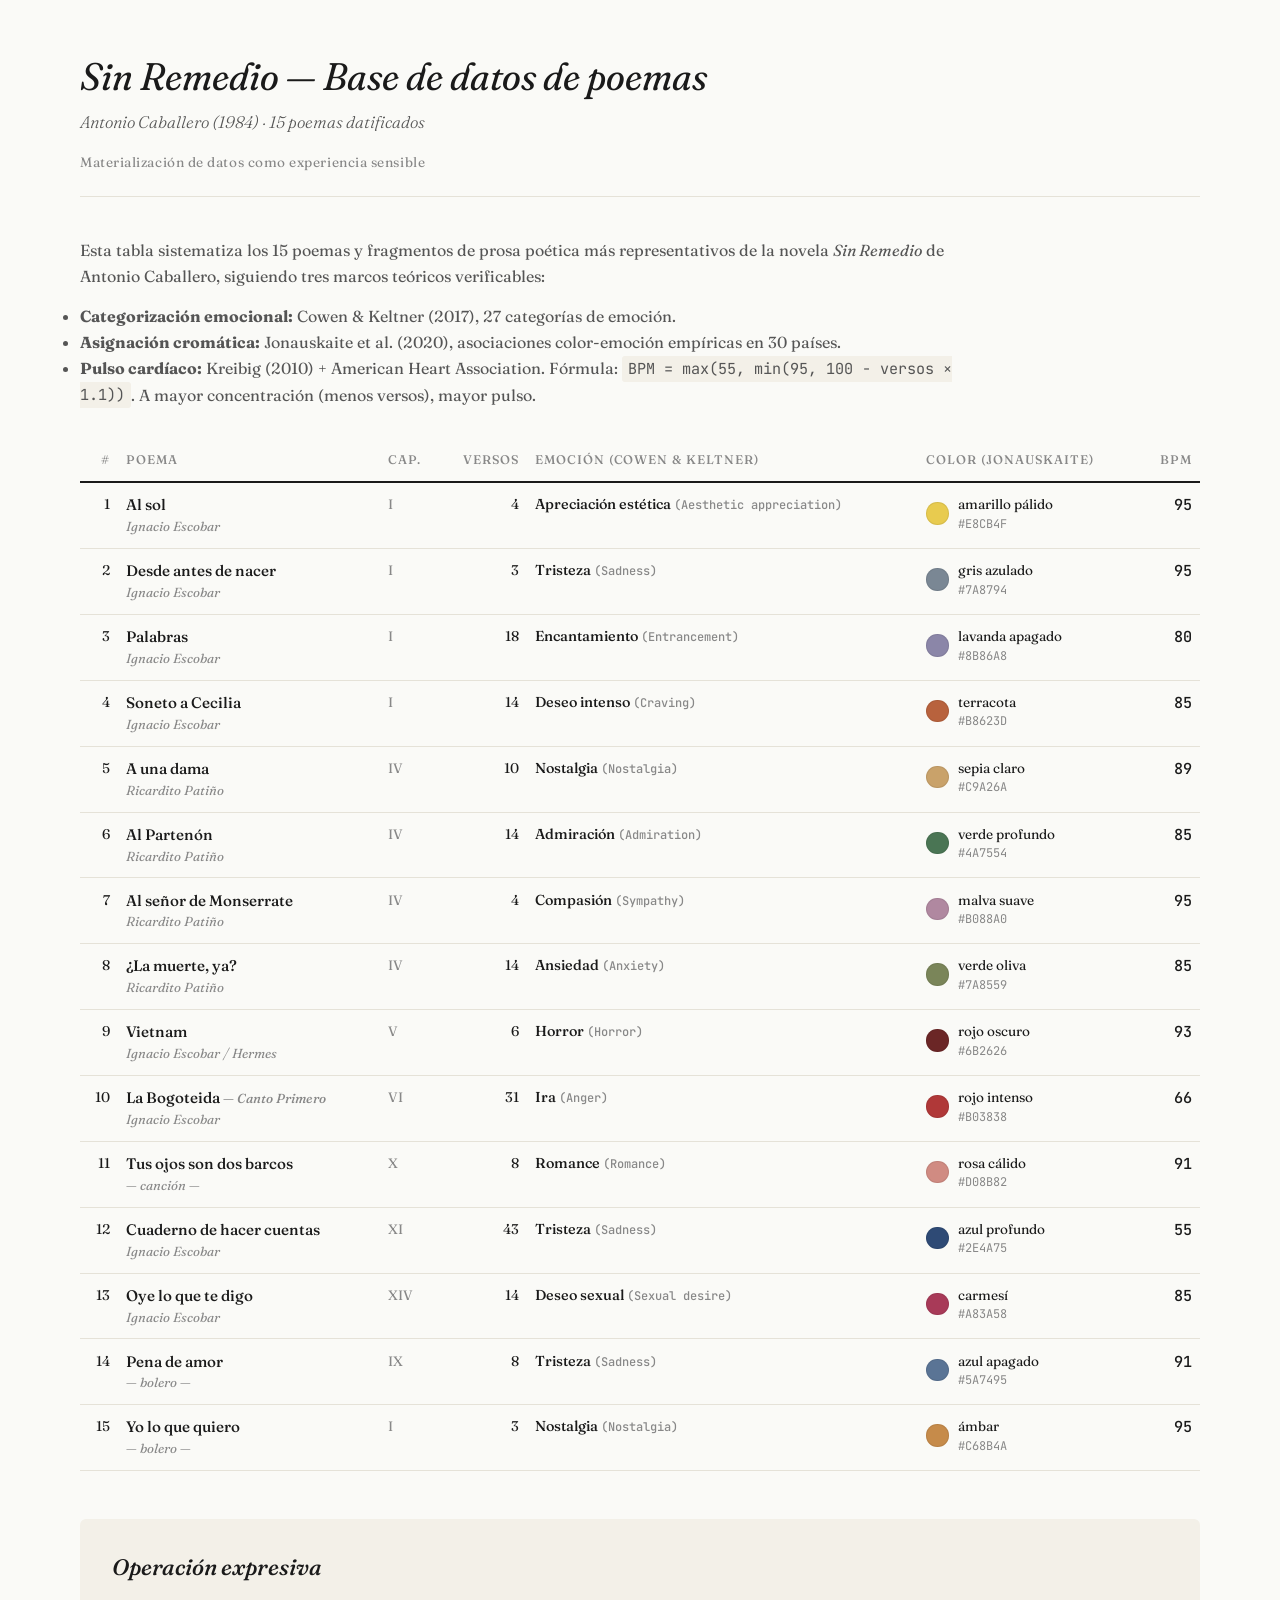
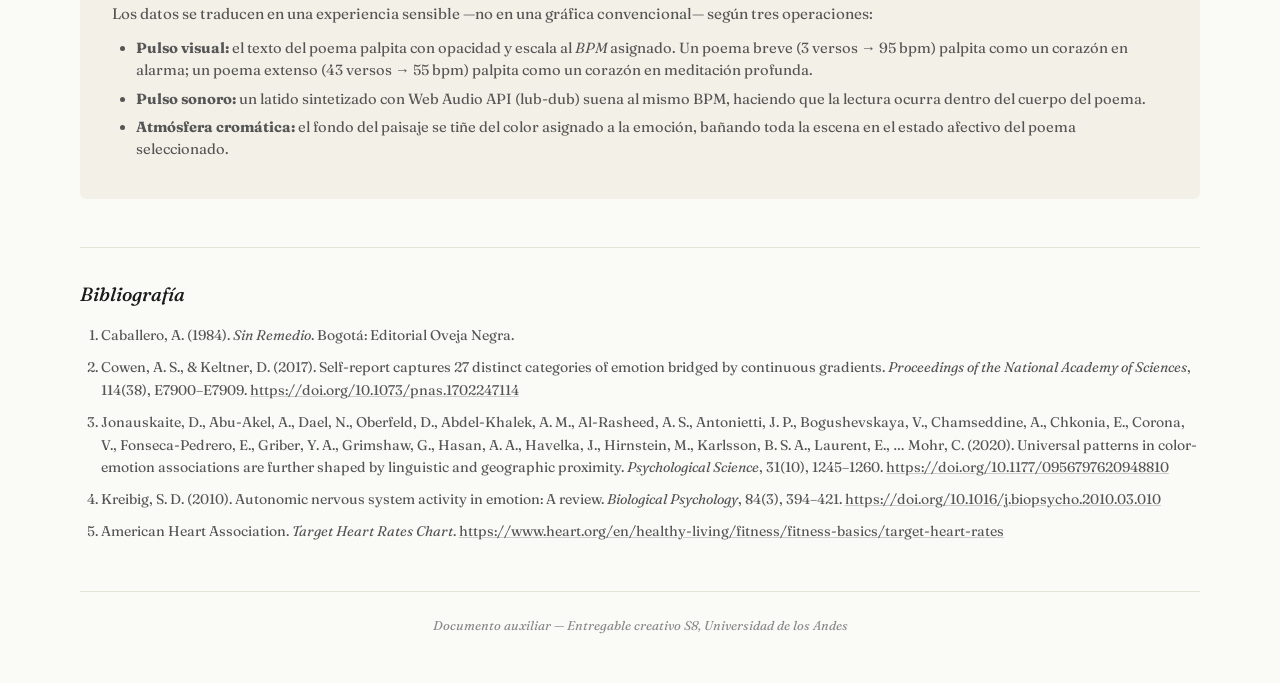
<file: tabla.html>
<!DOCTYPE html>
<html lang="es">
<head>
  <meta charset="UTF-8">
  <title>Sin Remedio — Base de datos de poemas</title>
  <link rel="preconnect" href="https://fonts.googleapis.com">
  <link rel="preconnect" href="https://fonts.gstatic.com" crossorigin>
  <link href="https://fonts.googleapis.com/css2?family=Fraunces:ital,opsz,wght@0,9..144,300;0,9..144,400;0,9..144,500;0,9..144,600;1,9..144,400&family=JetBrains+Mono:wght@400&display=swap" rel="stylesheet">
  <style>
    :root {
      --tinta: #1a1a1a;
      --tinta-tenue: #555;
      --tinta-muy-tenue: #888;
      --blanco: #fafaf7;
      --linea: #e5e2d8;
    }

    * { box-sizing: border-box; margin: 0; padding: 0; }

    body {
      font-family: 'Fraunces', Georgia, serif;
      background: var(--blanco);
      color: var(--tinta);
      padding: 3rem 2.5rem;
      max-width: 1200px;
      margin: 0 auto;
      line-height: 1.5;
    }

    header {
      margin-bottom: 2.5rem;
      border-bottom: 1px solid var(--linea);
      padding-bottom: 1.5rem;
    }

    h1 {
      font-size: 2.4rem;
      font-weight: 400;
      font-style: italic;
      font-variation-settings: "opsz" 72, "SOFT" 50;
      margin-bottom: 0.3rem;
    }

    .subtitulo {
      font-size: 1.05rem;
      color: var(--tinta-tenue);
      font-style: italic;
      font-weight: 300;
    }

    .meta {
      margin-top: 1rem;
      font-size: 0.85rem;
      color: var(--tinta-muy-tenue);
      letter-spacing: 0.04em;
    }

    .intro {
      margin: 2rem 0;
      font-size: 1rem;
      line-height: 1.65;
      color: var(--tinta-tenue);
      max-width: 56rem;
    }

    .intro p { margin-bottom: 0.8rem; }

    .formula {
      font-family: 'JetBrains Mono', monospace;
      background: #f3f0e8;
      padding: 0.15em 0.4em;
      border-radius: 3px;
      font-size: 0.95em;
    }

    table {
      width: 100%;
      border-collapse: collapse;
      font-size: 0.88rem;
      margin: 1.5rem 0 3rem;
    }

    th, td {
      padding: 0.7rem 0.5rem;
      text-align: left;
      border-bottom: 1px solid var(--linea);
      vertical-align: top;
    }

    th {
      font-weight: 500;
      font-size: 0.78rem;
      text-transform: uppercase;
      letter-spacing: 0.08em;
      color: var(--tinta-muy-tenue);
      border-bottom: 2px solid var(--tinta);
      font-style: normal;
    }

    .num { text-align: right; font-variant-numeric: tabular-nums; }

    tr:hover td { background: #faf8f0; }

    .titulo-poema {
      font-weight: 500;
      font-size: 0.95rem;
    }

    .autor {
      color: var(--tinta-muy-tenue);
      font-size: 0.82rem;
      font-style: italic;
    }

    .cap { color: var(--tinta-muy-tenue); font-size: 0.85rem; }

    .color-cell {
      display: flex;
      align-items: center;
      gap: 0.6rem;
      font-size: 0.85rem;
    }

    .color-swatch {
      width: 1.4rem;
      height: 1.4rem;
      border-radius: 50%;
      flex-shrink: 0;
      box-shadow: inset 0 0 0 1px rgba(0,0,0,0.08);
    }

    .hex {
      font-family: 'JetBrains Mono', monospace;
      font-size: 0.75rem;
      color: var(--tinta-muy-tenue);
    }

    .bpm {
      font-family: 'JetBrains Mono', monospace;
      font-size: 0.95rem;
      font-weight: 500;
    }

    .emocion {
      font-weight: 500;
      font-size: 0.9rem;
    }

    section.marco {
      margin: 3rem 0;
      padding: 2rem;
      background: #f3f0e8;
      border-radius: 6px;
    }

    section.marco h2 {
      font-size: 1.4rem;
      font-weight: 500;
      font-style: italic;
      margin-bottom: 1rem;
    }

    section.marco p {
      font-size: 0.95rem;
      line-height: 1.65;
      color: var(--tinta-tenue);
      margin-bottom: 0.7rem;
    }

    section.marco ul {
      margin-left: 1.5rem;
      font-size: 0.92rem;
      color: var(--tinta-tenue);
    }

    section.marco li { margin-bottom: 0.4rem; }

    .biblio {
      margin-top: 3rem;
      padding-top: 2rem;
      border-top: 1px solid var(--linea);
    }

    .biblio h2 {
      font-size: 1.2rem;
      font-weight: 500;
      font-style: italic;
      margin-bottom: 1rem;
    }

    .biblio ol {
      padding-left: 1.3rem;
      font-size: 0.88rem;
      line-height: 1.6;
      color: var(--tinta-tenue);
    }

    .biblio li { margin-bottom: 0.6rem; }

    .biblio a {
      color: inherit;
      text-decoration: underline;
      text-decoration-color: #ccc;
    }

    .biblio a:hover { text-decoration-color: var(--tinta); }

    footer {
      margin-top: 3rem;
      padding-top: 1.5rem;
      border-top: 1px solid var(--linea);
      font-size: 0.8rem;
      color: var(--tinta-muy-tenue);
      text-align: center;
      font-style: italic;
    }

    @media print {
      body { padding: 1.5cm; max-width: none; }
      tr:hover td { background: transparent; }
      a { color: inherit; text-decoration: none; }
    }
  </style>
</head>
<body>

<header>
  <h1>Sin Remedio — Base de datos de poemas</h1>
  <p class="subtitulo">Antonio Caballero (1984) · 15 poemas datificados</p>
  <p class="meta">Materialización de datos como experiencia sensible</p>
</header>

<div class="intro">
  <p>Esta tabla sistematiza los 15 poemas y fragmentos de prosa poética más representativos de la novela <em>Sin Remedio</em> de Antonio Caballero, siguiendo tres marcos teóricos verificables:</p>
  <ul>
    <li><strong>Categorización emocional:</strong> Cowen &amp; Keltner (2017), 27 categorías de emoción.</li>
    <li><strong>Asignación cromática:</strong> Jonauskaite et al. (2020), asociaciones color-emoción empíricas en 30 países.</li>
    <li><strong>Pulso cardíaco:</strong> Kreibig (2010) + American Heart Association. Fórmula: <code class="formula">BPM = max(55, min(95, 100 − versos × 1.1))</code>. A mayor concentración (menos versos), mayor pulso.</li>
  </ul>
</div>

<table>
  <thead>
    <tr>
      <th class="num">#</th>
      <th>Poema</th>
      <th>Cap.</th>
      <th class="num">Versos</th>
      <th>Emoción (Cowen &amp; Keltner)</th>
      <th>Color (Jonauskaite)</th>
      <th class="num">BPM</th>
    </tr>
  </thead>
  <tbody id="filas"></tbody>
</table>

<section class="marco">
  <h2>Operación expresiva</h2>
  <p>Los datos se traducen en una experiencia sensible —no en una gráfica convencional— según tres operaciones:</p>
  <ul>
    <li><strong>Pulso visual:</strong> el texto del poema palpita con opacidad y escala al <em>BPM</em> asignado. Un poema breve (3 versos → 95 bpm) palpita como un corazón en alarma; un poema extenso (43 versos → 55 bpm) palpita como un corazón en meditación profunda.</li>
    <li><strong>Pulso sonoro:</strong> un latido sintetizado con Web Audio API (lub-dub) suena al mismo BPM, haciendo que la lectura ocurra dentro del cuerpo del poema.</li>
    <li><strong>Atmósfera cromática:</strong> el fondo del paisaje se tiñe del color asignado a la emoción, bañando toda la escena en el estado afectivo del poema seleccionado.</li>
  </ul>
</section>

<section class="biblio">
  <h2>Bibliografía</h2>
  <ol>
    <li>Caballero, A. (1984). <em>Sin Remedio</em>. Bogotá: Editorial Oveja Negra.</li>
    <li>Cowen, A. S., &amp; Keltner, D. (2017). Self-report captures 27 distinct categories of emotion bridged by continuous gradients. <em>Proceedings of the National Academy of Sciences</em>, 114(38), E7900–E7909. <a href="https://doi.org/10.1073/pnas.1702247114">https://doi.org/10.1073/pnas.1702247114</a></li>
    <li>Jonauskaite, D., Abu-Akel, A., Dael, N., Oberfeld, D., Abdel-Khalek, A. M., Al-Rasheed, A. S., Antonietti, J. P., Bogushevskaya, V., Chamseddine, A., Chkonia, E., Corona, V., Fonseca-Pedrero, E., Griber, Y. A., Grimshaw, G., Hasan, A. A., Havelka, J., Hirnstein, M., Karlsson, B. S. A., Laurent, E., … Mohr, C. (2020). Universal patterns in color-emotion associations are further shaped by linguistic and geographic proximity. <em>Psychological Science</em>, 31(10), 1245–1260. <a href="https://doi.org/10.1177/0956797620948810">https://doi.org/10.1177/0956797620948810</a></li>
    <li>Kreibig, S. D. (2010). Autonomic nervous system activity in emotion: A review. <em>Biological Psychology</em>, 84(3), 394–421. <a href="https://doi.org/10.1016/j.biopsycho.2010.03.010">https://doi.org/10.1016/j.biopsycho.2010.03.010</a></li>
    <li>American Heart Association. <em>Target Heart Rates Chart</em>. <a href="https://www.heart.org/en/healthy-living/fitness/fitness-basics/target-heart-rates">https://www.heart.org/en/healthy-living/fitness/fitness-basics/target-heart-rates</a></li>
  </ol>
</section>

<footer>Documento auxiliar — Entregable creativo S8, Universidad de los Andes</footer>

<script src="poemas.js"></script>
<script>
  // Construye las filas de la tabla desde el mismo poemas.js
  const tbody = document.getElementById("filas");
  const ids = Object.keys(POEMAS);
  ids.forEach(id => {
    const p = POEMAS[id];
    const tr = document.createElement("tr");
    tr.innerHTML = `
      <td class="num">${p.orden}</td>
      <td>
        <div class="titulo-poema">${p.titulo}${p.subtitulo ? ' <span class="autor">— '+p.subtitulo+'</span>' : ''}</div>
        <div class="autor">${p.autor}</div>
      </td>
      <td class="cap">${p.capitulo}</td>
      <td class="num">${p.numeroVersos}</td>
      <td class="emocion">${p.emocion} <span class="hex">(${p.emocionEN})</span></td>
      <td>
        <div class="color-cell">
          <span class="color-swatch" style="background:${p.color}"></span>
          <div>
            <div>${p.nombreColor}</div>
            <div class="hex">${p.color}</div>
          </div>
        </div>
      </td>
      <td class="num bpm">${p.bpm}</td>
    `;
    tbody.appendChild(tr);
  });
</script>

</body>
</html>
</file>
